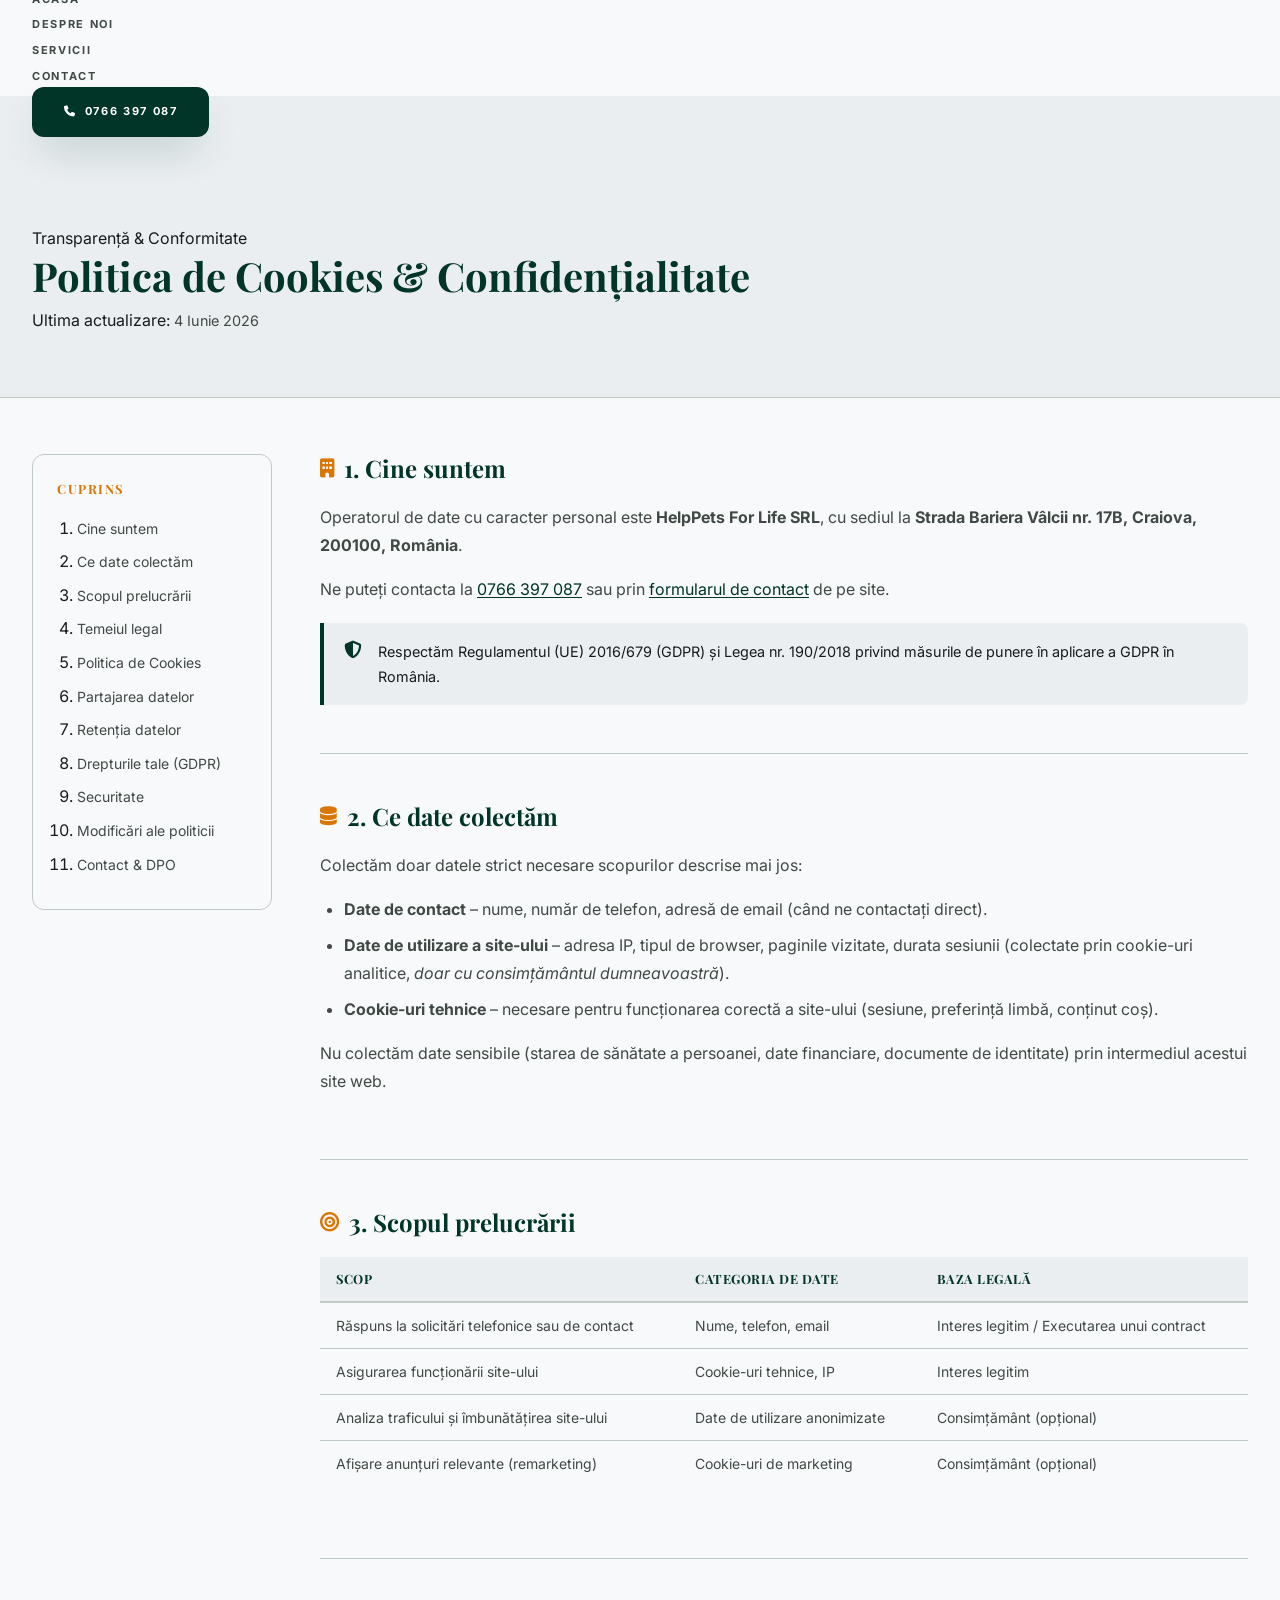
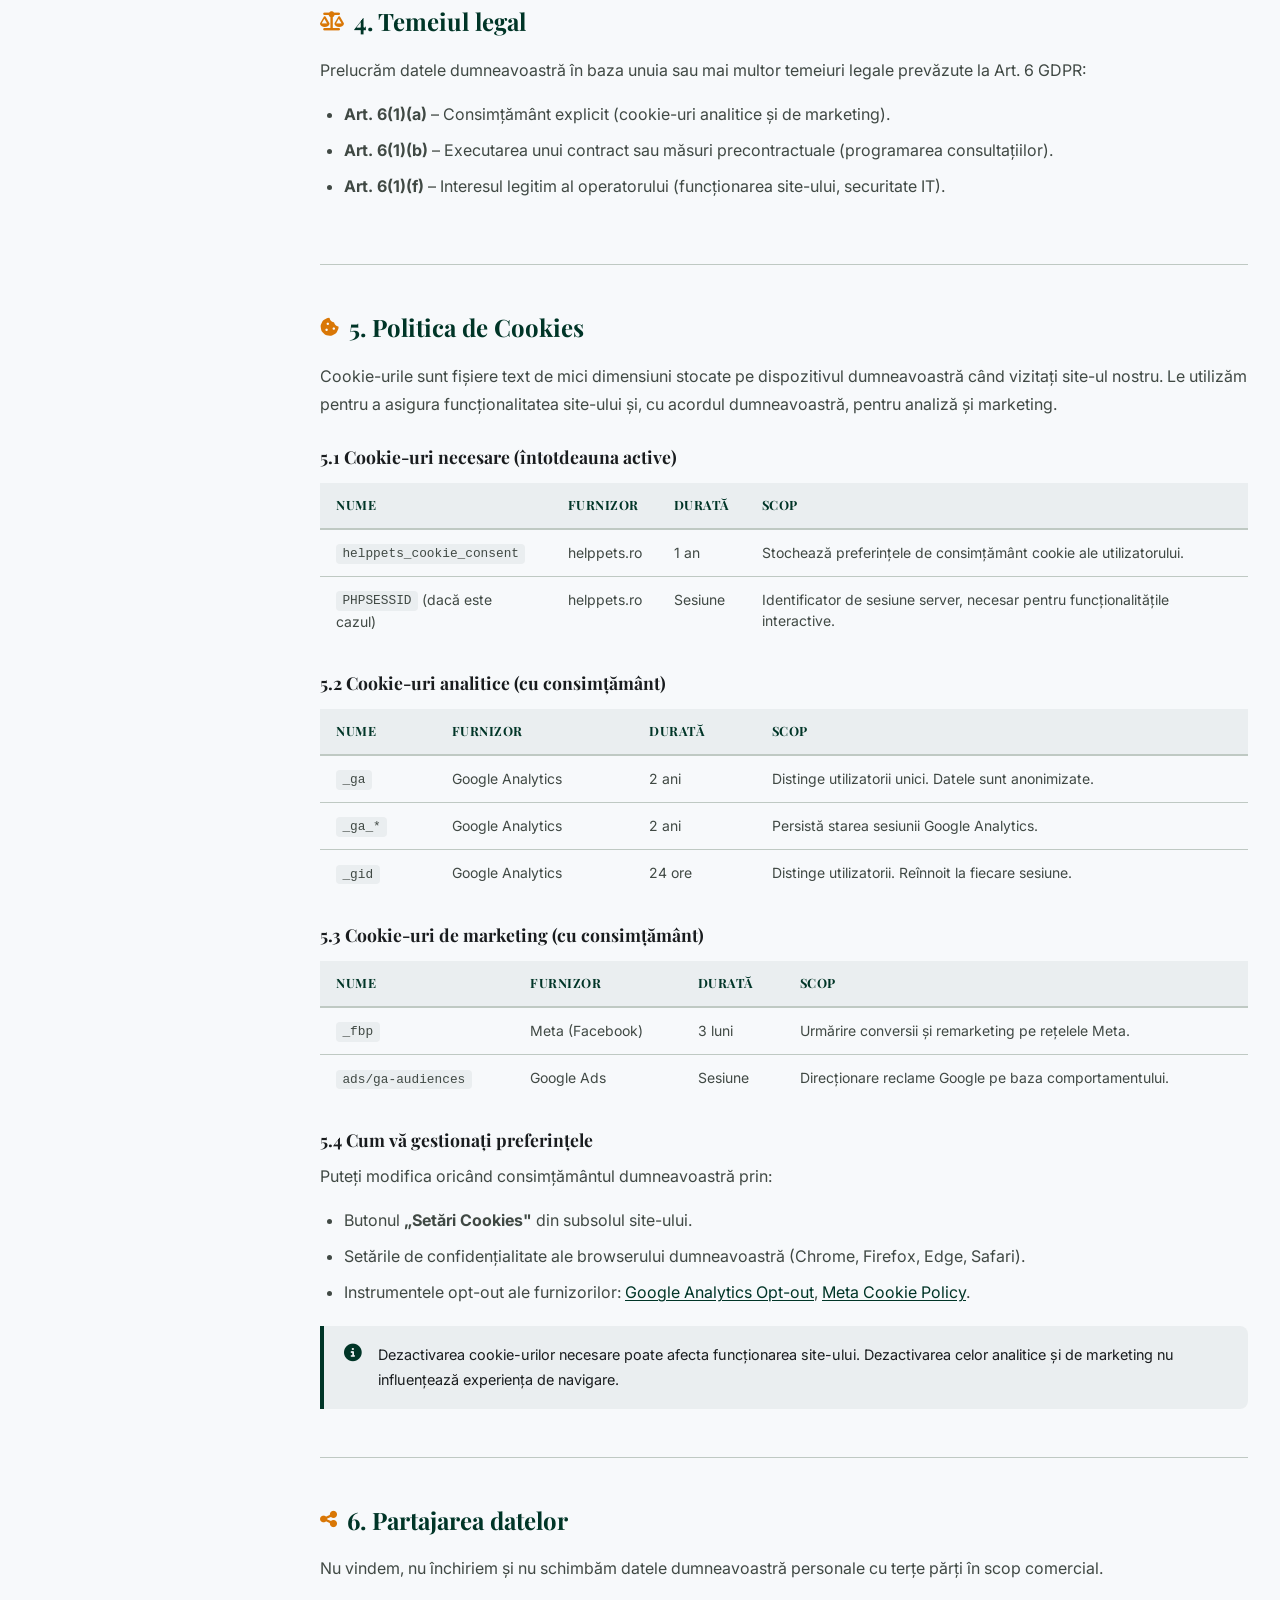
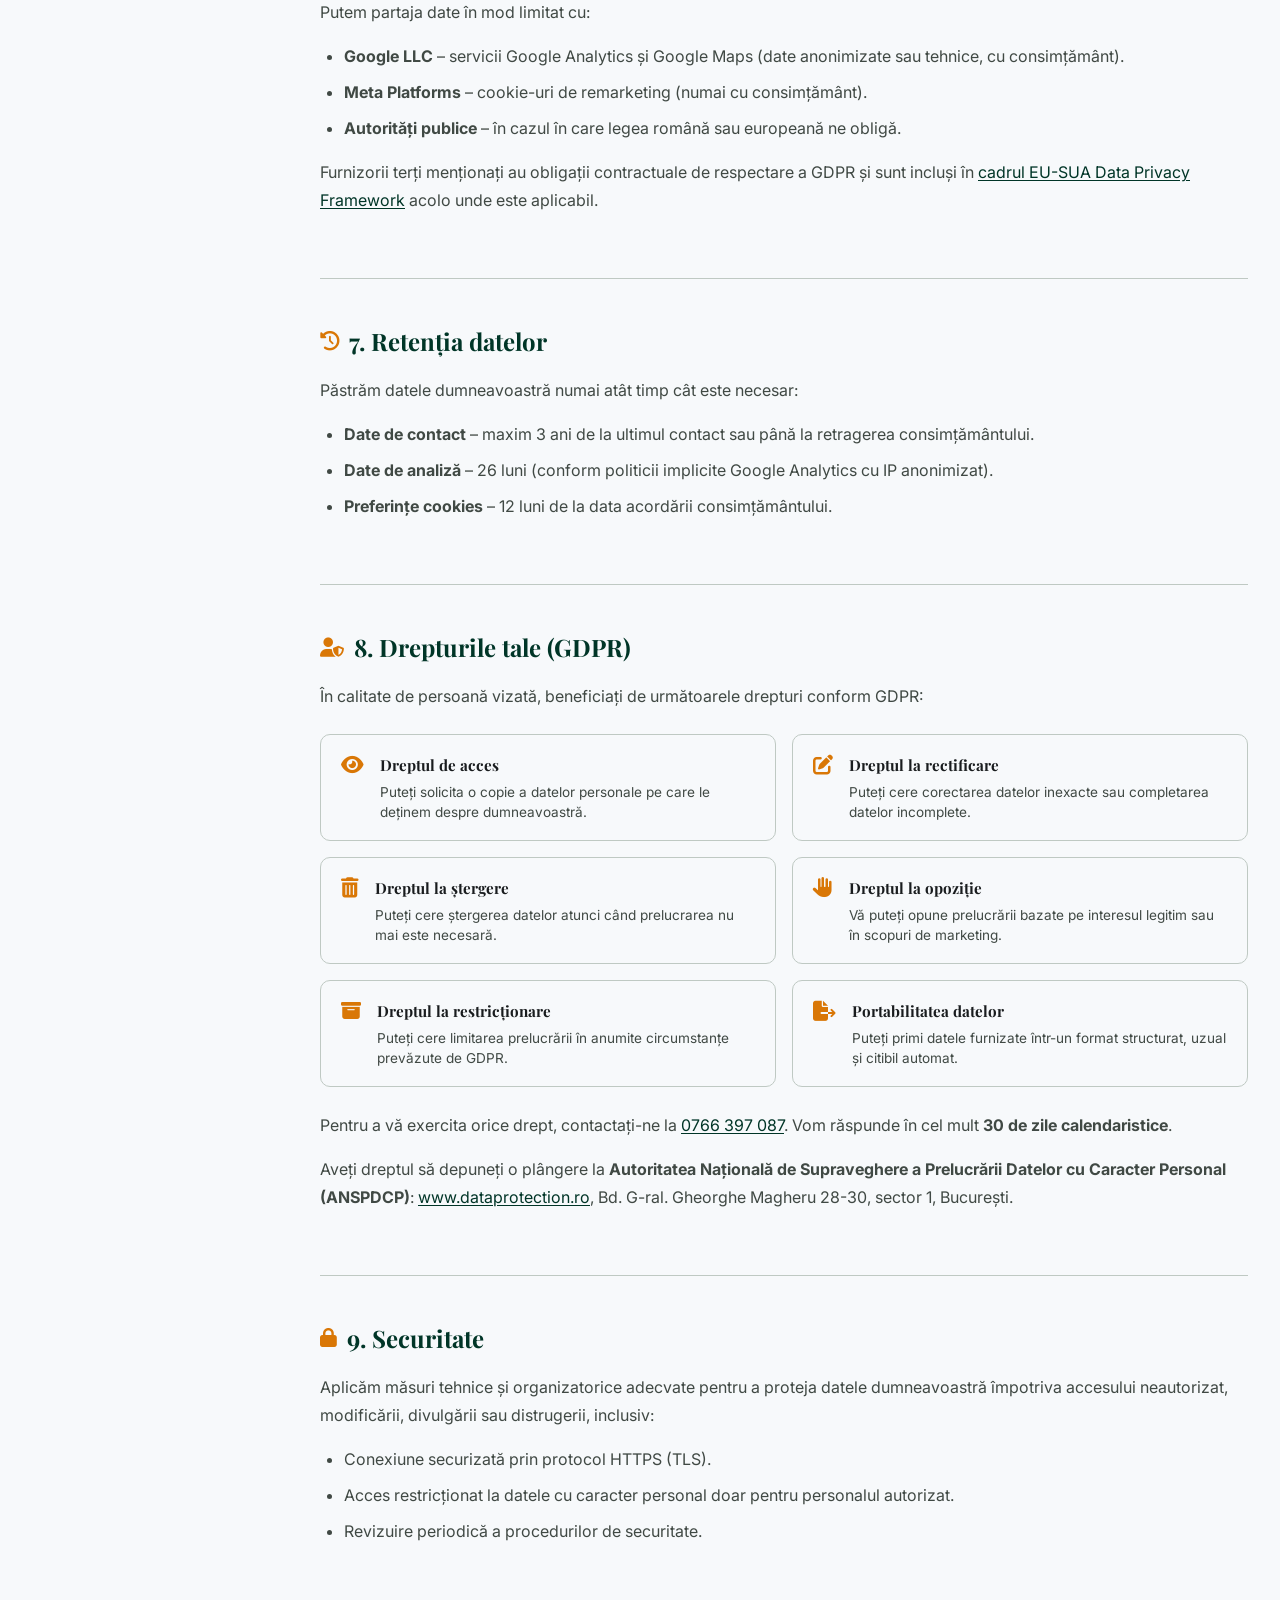
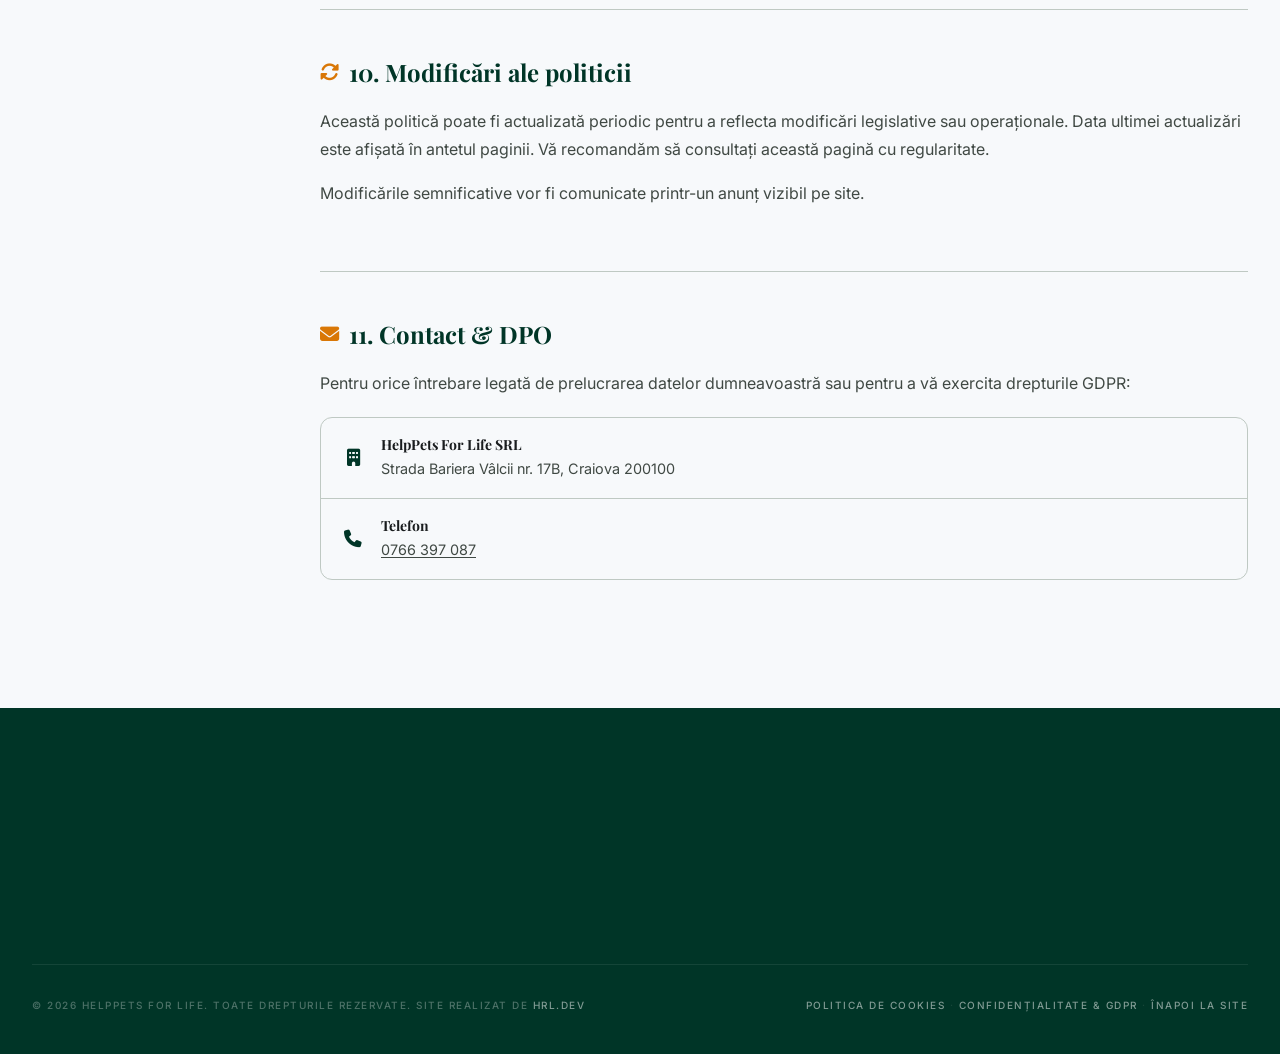
<file: politica-cookies.html>
<!DOCTYPE html>
<html lang="ro">
<head>
    <meta charset="UTF-8">
    <meta name="viewport" content="width=device-width, initial-scale=1.0">
    <meta name="description" content="Politica de Confidențialitate și Cookies – HelpPets For Life, Cabinet Veterinar Craiova Bariera Vâlcii. Informații transparente privind prelucrarea datelor și cookies.">
    <meta name="robots" content="index, follow">
    <title>Politica de Cookies & Confidențialitate | HelpPets For Life Craiova</title>

    <link rel="canonical" href="https://veterinarbariera.ro/politica-cookies.html">
    <link rel="icon" type="image/svg+xml" href="assets/favicon.svg">

    <!-- Open Graph / Facebook -->
    <meta property="og:type" content="website">
    <meta property="og:url" content="https://veterinarbariera.ro/politica-cookies.html">
    <meta property="og:title" content="Politica de Cookies & Confidențialitate | HelpPets For Life Craiova">
    <meta property="og:description" content="Politica de Confidențialitate și Cookies pentru Cabinet Veterinar HelpPets For Life Craiova Bariera Vâlcii.">
    <meta property="og:image" content="https://veterinarbariera.ro/assets/hero.png">
    <meta property="og:locale" content="ro_RO">

    <link rel="stylesheet" href="css/style.css">
    <link rel="stylesheet" href="css/policy.css">
    <link rel="stylesheet" href="https://cdnjs.cloudflare.com/ajax/libs/font-awesome/6.4.0/css/all.min.css">
</head>
<body>

    <!-- Navigation -->
    <nav class="navbar scrolled">
        <div class="container">
            <a href="index.html" class="logo">
                <i class="fa-solid fa-paw"></i>
                Help<span>Pets</span>
            </a>
            <ul class="nav-links">
                <li><a href="index.html#acasa" class="nav-link">Acasă</a></li>
                <li><a href="index.html#despre" class="nav-link">Despre Noi</a></li>
                <li><a href="index.html#servicii" class="nav-link">Servicii</a></li>
                <li><a href="index.html#contact" class="nav-link">Contact</a></li>
                <li><a href="tel:+40766397087" class="btn btn-primary"><i class="fa-solid fa-phone"></i> 0766 397 087</a></li>
            </ul>
        </div>
    </nav>

    <!-- Page Header -->
    <section class="policy-hero">
        <div class="container">
            <span class="subheading">Transparență & Conformitate</span>
            <h1>Politica de Cookies &amp; Confidențialitate</h1>
            <p>Ultima actualizare: <time datetime="2026-06-04">4 Iunie 2026</time></p>
        </div>
    </section>

    <!-- Policy Content -->
    <main class="policy-main">
        <div class="container policy-layout">

            <!-- Sidebar TOC -->
            <aside class="policy-toc" aria-label="Cuprins">
                <nav>
                    <strong>Cuprins</strong>
                    <ol>
                        <li><a href="#cine-suntem">Cine suntem</a></li>
                        <li><a href="#date-colectate">Ce date colectăm</a></li>
                        <li><a href="#scopul-prelucrarii">Scopul prelucrării</a></li>
                        <li><a href="#temei-legal">Temeiul legal</a></li>
                        <li><a href="#cookies">Politica de Cookies</a></li>
                        <li><a href="#partajare">Partajarea datelor</a></li>
                        <li><a href="#retentie">Retenția datelor</a></li>
                        <li><a href="#drepturile-tale" id="confidentialitate">Drepturile tale (GDPR)</a></li>
                        <li><a href="#securitate">Securitate</a></li>
                        <li><a href="#modificari">Modificări ale politicii</a></li>
                        <li><a href="#contact-dpo">Contact & DPO</a></li>
                    </ol>
                </nav>
            </aside>

            <!-- Main Policy Text -->
            <article class="policy-content">

                <section id="cine-suntem" class="policy-section">
                    <h2><i class="fa-solid fa-building"></i> 1. Cine suntem</h2>
                    <p>Operatorul de date cu caracter personal este <strong>HelpPets For Life SRL</strong>, cu sediul la <strong>Strada Bariera Vâlcii nr. 17B, Craiova, 200100, România</strong>.</p>
                    <p>Ne puteți contacta la <a href="tel:+40766397087">0766 397 087</a> sau prin <a href="index.html#contact">formularul de contact</a> de pe site.</p>
                    <div class="policy-note">
                        <i class="fa-solid fa-shield-halved"></i>
                        <p>Respectăm Regulamentul (UE) 2016/679 (GDPR) și Legea nr. 190/2018 privind măsurile de punere în aplicare a GDPR în România.</p>
                    </div>
                </section>

                <section id="date-colectate" class="policy-section">
                    <h2><i class="fa-solid fa-database"></i> 2. Ce date colectăm</h2>
                    <p>Colectăm doar datele strict necesare scopurilor descrise mai jos:</p>
                    <ul>
                        <li><strong>Date de contact</strong> – nume, număr de telefon, adresă de email (când ne contactați direct).</li>
                        <li><strong>Date de utilizare a site-ului</strong> – adresa IP, tipul de browser, paginile vizitate, durata sesiunii (colectate prin cookie-uri analitice, <em>doar cu consimțământul dumneavoastră</em>).</li>
                        <li><strong>Cookie-uri tehnice</strong> – necesare pentru funcționarea corectă a site-ului (sesiune, preferință limbă, conținut coș).</li>
                    </ul>
                    <p>Nu colectăm date sensibile (starea de sănătate a persoanei, date financiare, documente de identitate) prin intermediul acestui site web.</p>
                </section>

                <section id="scopul-prelucrarii" class="policy-section">
                    <h2><i class="fa-solid fa-bullseye"></i> 3. Scopul prelucrării</h2>
                    <table class="policy-table">
                        <thead>
                            <tr>
                                <th>Scop</th>
                                <th>Categoria de date</th>
                                <th>Baza legală</th>
                            </tr>
                        </thead>
                        <tbody>
                            <tr>
                                <td>Răspuns la solicitări telefonice sau de contact</td>
                                <td>Nume, telefon, email</td>
                                <td>Interes legitim / Executarea unui contract</td>
                            </tr>
                            <tr>
                                <td>Asigurarea funcționării site-ului</td>
                                <td>Cookie-uri tehnice, IP</td>
                                <td>Interes legitim</td>
                            </tr>
                            <tr>
                                <td>Analiza traficului și îmbunătățirea site-ului</td>
                                <td>Date de utilizare anonimizate</td>
                                <td>Consimțământ (opțional)</td>
                            </tr>
                            <tr>
                                <td>Afișare anunțuri relevante (remarketing)</td>
                                <td>Cookie-uri de marketing</td>
                                <td>Consimțământ (opțional)</td>
                            </tr>
                        </tbody>
                    </table>
                </section>

                <section id="temei-legal" class="policy-section">
                    <h2><i class="fa-solid fa-scale-balanced"></i> 4. Temeiul legal</h2>
                    <p>Prelucrăm datele dumneavoastră în baza unuia sau mai multor temeiuri legale prevăzute la Art. 6 GDPR:</p>
                    <ul>
                        <li><strong>Art. 6(1)(a)</strong> – Consimțământ explicit (cookie-uri analitice și de marketing).</li>
                        <li><strong>Art. 6(1)(b)</strong> – Executarea unui contract sau măsuri precontractuale (programarea consultațiilor).</li>
                        <li><strong>Art. 6(1)(f)</strong> – Interesul legitim al operatorului (funcționarea site-ului, securitate IT).</li>
                    </ul>
                </section>

                <section id="cookies" class="policy-section">
                    <h2><i class="fa-solid fa-cookie-bite"></i> 5. Politica de Cookies</h2>

                    <p>Cookie-urile sunt fișiere text de mici dimensiuni stocate pe dispozitivul dumneavoastră când vizitați site-ul nostru. Le utilizăm pentru a asigura funcționalitatea site-ului și, cu acordul dumneavoastră, pentru analiză și marketing.</p>

                    <h3>5.1 Cookie-uri necesare (întotdeauna active)</h3>
                    <table class="policy-table">
                        <thead>
                            <tr><th>Nume</th><th>Furnizor</th><th>Durată</th><th>Scop</th></tr>
                        </thead>
                        <tbody>
                            <tr>
                                <td><code>helppets_cookie_consent</code></td>
                                <td>helppets.ro</td>
                                <td>1 an</td>
                                <td>Stochează preferințele de consimțământ cookie ale utilizatorului.</td>
                            </tr>
                            <tr>
                                <td><code>PHPSESSID</code> (dacă este cazul)</td>
                                <td>helppets.ro</td>
                                <td>Sesiune</td>
                                <td>Identificator de sesiune server, necesar pentru funcționalitățile interactive.</td>
                            </tr>
                        </tbody>
                    </table>

                    <h3>5.2 Cookie-uri analitice (cu consimțământ)</h3>
                    <table class="policy-table">
                        <thead>
                            <tr><th>Nume</th><th>Furnizor</th><th>Durată</th><th>Scop</th></tr>
                        </thead>
                        <tbody>
                            <tr>
                                <td><code>_ga</code></td>
                                <td>Google Analytics</td>
                                <td>2 ani</td>
                                <td>Distinge utilizatorii unici. Datele sunt anonimizate.</td>
                            </tr>
                            <tr>
                                <td><code>_ga_*</code></td>
                                <td>Google Analytics</td>
                                <td>2 ani</td>
                                <td>Persistă starea sesiunii Google Analytics.</td>
                            </tr>
                            <tr>
                                <td><code>_gid</code></td>
                                <td>Google Analytics</td>
                                <td>24 ore</td>
                                <td>Distinge utilizatorii. Reînnoit la fiecare sesiune.</td>
                            </tr>
                        </tbody>
                    </table>

                    <h3>5.3 Cookie-uri de marketing (cu consimțământ)</h3>
                    <table class="policy-table">
                        <thead>
                            <tr><th>Nume</th><th>Furnizor</th><th>Durată</th><th>Scop</th></tr>
                        </thead>
                        <tbody>
                            <tr>
                                <td><code>_fbp</code></td>
                                <td>Meta (Facebook)</td>
                                <td>3 luni</td>
                                <td>Urmărire conversii și remarketing pe rețelele Meta.</td>
                            </tr>
                            <tr>
                                <td><code>ads/ga-audiences</code></td>
                                <td>Google Ads</td>
                                <td>Sesiune</td>
                                <td>Direcționare reclame Google pe baza comportamentului.</td>
                            </tr>
                        </tbody>
                    </table>

                    <h3>5.4 Cum vă gestionați preferințele</h3>
                    <p>Puteți modifica oricând consimțământul dumneavoastră prin:</p>
                    <ul>
                        <li>Butonul <strong>„Setări Cookies"</strong> din subsolul site-ului.</li>
                        <li>Setările de confidențialitate ale browserului dumneavoastră (Chrome, Firefox, Edge, Safari).</li>
                        <li>Instrumentele opt-out ale furnizorilor: <a href="https://tools.google.com/dlpage/gaoptout" target="_blank" rel="noopener noreferrer">Google Analytics Opt-out</a>, <a href="https://www.facebook.com/privacy/policies/cookies/" target="_blank" rel="noopener noreferrer">Meta Cookie Policy</a>.</li>
                    </ul>
                    <div class="policy-note">
                        <i class="fa-solid fa-info-circle"></i>
                        <p>Dezactivarea cookie-urilor necesare poate afecta funcționarea site-ului. Dezactivarea celor analitice și de marketing nu influențează experiența de navigare.</p>
                    </div>
                </section>

                <section id="partajare" class="policy-section">
                    <h2><i class="fa-solid fa-share-nodes"></i> 6. Partajarea datelor</h2>
                    <p>Nu vindem, nu închiriem și nu schimbăm datele dumneavoastră personale cu terțe părți în scop comercial.</p>
                    <p>Putem partaja date în mod limitat cu:</p>
                    <ul>
                        <li><strong>Google LLC</strong> – servicii Google Analytics și Google Maps (date anonimizate sau tehnice, cu consimțământ).</li>
                        <li><strong>Meta Platforms</strong> – cookie-uri de remarketing (numai cu consimțământ).</li>
                        <li><strong>Autorități publice</strong> – în cazul în care legea română sau europeană ne obligă.</li>
                    </ul>
                    <p>Furnizorii terți menționați au obligații contractuale de respectare a GDPR și sunt incluși în <a href="https://commission.europa.eu/law/law-topic/data-protection/international-dimension-data-protection/adequacy-decisions_en" target="_blank" rel="noopener noreferrer">cadrul EU-SUA Data Privacy Framework</a> acolo unde este aplicabil.</p>
                </section>

                <section id="retentie" class="policy-section">
                    <h2><i class="fa-solid fa-clock-rotate-left"></i> 7. Retenția datelor</h2>
                    <p>Păstrăm datele dumneavoastră numai atât timp cât este necesar:</p>
                    <ul>
                        <li><strong>Date de contact</strong> – maxim 3 ani de la ultimul contact sau până la retragerea consimțământului.</li>
                        <li><strong>Date de analiză</strong> – 26 luni (conform politicii implicite Google Analytics cu IP anonimizat).</li>
                        <li><strong>Preferințe cookies</strong> – 12 luni de la data acordării consimțământului.</li>
                    </ul>
                </section>

                <section id="drepturile-tale" class="policy-section">
                    <h2><i class="fa-solid fa-user-shield"></i> 8. Drepturile tale (GDPR)</h2>
                    <p>În calitate de persoană vizată, beneficiați de următoarele drepturi conform GDPR:</p>

                    <div class="rights-grid">
                        <div class="right-item">
                            <i class="fa-solid fa-eye"></i>
                            <div>
                                <strong>Dreptul de acces</strong>
                                <p>Puteți solicita o copie a datelor personale pe care le deținem despre dumneavoastră.</p>
                            </div>
                        </div>
                        <div class="right-item">
                            <i class="fa-solid fa-pen-to-square"></i>
                            <div>
                                <strong>Dreptul la rectificare</strong>
                                <p>Puteți cere corectarea datelor inexacte sau completarea datelor incomplete.</p>
                            </div>
                        </div>
                        <div class="right-item">
                            <i class="fa-solid fa-trash-can"></i>
                            <div>
                                <strong>Dreptul la ștergere</strong>
                                <p>Puteți cere ștergerea datelor atunci când prelucrarea nu mai este necesară.</p>
                            </div>
                        </div>
                        <div class="right-item">
                            <i class="fa-solid fa-hand"></i>
                            <div>
                                <strong>Dreptul la opoziție</strong>
                                <p>Vă puteți opune prelucrării bazate pe interesul legitim sau în scopuri de marketing.</p>
                            </div>
                        </div>
                        <div class="right-item">
                            <i class="fa-solid fa-box-archive"></i>
                            <div>
                                <strong>Dreptul la restricționare</strong>
                                <p>Puteți cere limitarea prelucrării în anumite circumstanțe prevăzute de GDPR.</p>
                            </div>
                        </div>
                        <div class="right-item">
                            <i class="fa-solid fa-file-export"></i>
                            <div>
                                <strong>Portabilitatea datelor</strong>
                                <p>Puteți primi datele furnizate într-un format structurat, uzual și citibil automat.</p>
                            </div>
                        </div>
                    </div>

                    <p>Pentru a vă exercita orice drept, contactați-ne la <a href="tel:+40766397087">0766 397 087</a>. Vom răspunde în cel mult <strong>30 de zile calendaristice</strong>.</p>
                    <p>Aveți dreptul să depuneți o plângere la <strong>Autoritatea Națională de Supraveghere a Prelucrării Datelor cu Caracter Personal (ANSPDCP)</strong>: <a href="https://www.dataprotection.ro" target="_blank" rel="noopener noreferrer">www.dataprotection.ro</a>, Bd. G-ral. Gheorghe Magheru 28-30, sector 1, București.</p>
                </section>

                <section id="securitate" class="policy-section">
                    <h2><i class="fa-solid fa-lock"></i> 9. Securitate</h2>
                    <p>Aplicăm măsuri tehnice și organizatorice adecvate pentru a proteja datele dumneavoastră împotriva accesului neautorizat, modificării, divulgării sau distrugerii, inclusiv:</p>
                    <ul>
                        <li>Conexiune securizată prin protocol HTTPS (TLS).</li>
                        <li>Acces restricționat la datele cu caracter personal doar pentru personalul autorizat.</li>
                        <li>Revizuire periodică a procedurilor de securitate.</li>
                    </ul>
                </section>

                <section id="modificari" class="policy-section">
                    <h2><i class="fa-solid fa-rotate"></i> 10. Modificări ale politicii</h2>
                    <p>Această politică poate fi actualizată periodic pentru a reflecta modificări legislative sau operaționale. Data ultimei actualizări este afișată în antetul paginii. Vă recomandăm să consultați această pagină cu regularitate.</p>
                    <p>Modificările semnificative vor fi comunicate printr-un anunț vizibil pe site.</p>
                </section>

                <section id="contact-dpo" class="policy-section">
                    <h2><i class="fa-solid fa-envelope"></i> 11. Contact &amp; DPO</h2>
                    <p>Pentru orice întrebare legată de prelucrarea datelor dumneavoastră sau pentru a vă exercita drepturile GDPR:</p>
                    <div class="contact-policy-card">
                        <div class="contact-policy-item">
                            <i class="fa-solid fa-building"></i>
                            <div>
                                <strong>HelpPets For Life SRL</strong>
                                <span>Strada Bariera Vâlcii nr. 17B, Craiova 200100</span>
                            </div>
                        </div>
                        <div class="contact-policy-item">
                            <i class="fa-solid fa-phone"></i>
                            <div>
                                <strong>Telefon</strong>
                                <a href="tel:+40766397087">0766 397 087</a>
                            </div>
                        </div>
                    </div>
                </section>

            </article>
        </div>
    </main>

    <!-- Footer -->
    <footer class="footer">
        <div class="container">
            <div class="footer-bottom">
                <p>&copy; 2026 HelpPets For Life. Toate drepturile rezervate. Site realizat de <a href="https://hrl.dev" target="_blank" rel="noopener noreferrer">hrl.dev</a></p>
                <div class="footer-legal">
                    <a href="politica-cookies.html">Politica de Cookies</a>
                    <span class="footer-sep">·</span>
                    <a href="politica-cookies.html#confidentialitate">Confidențialitate & GDPR</a>
                    <span class="footer-sep">·</span>
                    <a href="index.html">Înapoi la site</a>
                </div>
            </div>
        </div>
    </footer>

    <script src="js/script.js"></script>
</body>
</html>
</file>
<file: css/style.css>
@import url('https://fonts.googleapis.com/css2?family=Playfair+Display:ital,wght@0,400;0,600;0,700;1,400&family=Inter:wght@300;400;500;600;700&display=swap');

:root {
  /* Brand Colors from DESIGN.md */
  --color-primary: #003527;              /* Deep Emerald Green */
  --color-primary-container: #064e3b;
  --color-on-primary: #ffffff;
  --color-primary-fixed: #b0f0d6;
  --color-primary-fixed-dim: #95d3ba;
  --color-on-primary-fixed: #002117;
  --color-on-primary-fixed-variant: #0b513d;
  
  --color-secondary: #515f74;
  --color-on-secondary: #ffffff;
  --color-secondary-container: #d5e3fc;
  --color-on-secondary-container: #57657a;
  
  --color-tertiary: #4a2400;             /* Metallic Soft Gold Anchor */
  --color-on-tertiary: #ffffff;
  --color-tertiary-container: #6a3700;   /* Deep Gold/Amber */
  --color-on-tertiary-container: #ff9939;
  --color-tertiary-fixed: #ffdcc3;       /* Soft Gold accents */
  --color-tertiary-fixed-dim: #ffb77d;
  --color-on-tertiary-fixed: #2f1500;
  
  --color-error: #ba1a1a;
  --color-on-error: #ffffff;
  --color-error-container: #ffdad6;
  --color-on-error-container: #93000a;
  
  /* Surface colors */
  --color-background: #f7f9fb;
  --color-surface: #f7f9fb;
  --color-surface-dim: #d8dadc;
  --color-surface-bright: #f7f9fb;
  --color-surface-container-lowest: #ffffff;
  --color-surface-container-low: #f2f4f6;
  --color-surface-container: #eceef0;
  --color-surface-container-high: #e6e8ea;
  --color-surface-container-highest: #e0e3e5;
  
  --color-on-surface: #191c1e;
  --color-on-surface-variant: #404944;  /* Slate Grey for body text */
  --color-outline: #707974;
  --color-outline-variant: #bfc9c3;
  --color-surface-tint: #2b6954;
  --color-inverse-surface: #2d3133;
  --color-inverse-on-surface: #eff1f3;

  /* Legacy layout compatibility mapping */
  --color-primary-light: rgba(0, 53, 39, 0.05);
  --color-accent: #d97706;               /* Soft Gold Accent */
  --color-accent-hover: #b45309;
  --color-text: #191c1e;
  --color-text-light: #404944;
  --color-border: #bfc9c3;

  /* Typography styles */
  --font-heading: 'Playfair Display', serif;
  --font-body: 'Inter', sans-serif;
  
  /* Layout Spacing */
  --space-base: 8px;
  --space-section-gap: 120px;
  --space-container-max: 1280px;
  --space-gutter: 32px;
  --space-margin-mobile: 20px;
  
  /* Border Radius */
  --rounded-sm: 0.25rem;
  --rounded-default: 0.5rem;
  --rounded-md: 0.75rem;
  --rounded-lg: 1.0rem;
  --rounded-xl: 1.5rem;
  --rounded-2xl: 2.0rem;
  --rounded-3xl: 2.5rem;
  --rounded-full: 9999px;
  
  /* Transitions */
  --transition-fast: 0.2s cubic-bezier(0.4, 0, 0.2, 1);
  --transition-normal: 0.4s cubic-bezier(0.4, 0, 0.2, 1);
  --transition-slow: 0.8s cubic-bezier(0.2, 0.8, 0.2, 1);
}

/* Global Reset & Base Styles */
* {
  margin: 0;
  padding: 0;
  box-sizing: border-box;
}

html {
  scroll-behavior: smooth;
  font-size: 16px;
}

body {
  font-family: var(--font-body);
  background-color: var(--color-background);
  color: var(--color-on-surface);
  line-height: 1.6;
  overflow-x: hidden;
  -webkit-font-smoothing: antialiased;
}

h1, h2, h3, h4, h5, h6 {
  font-family: var(--font-heading);
  color: var(--color-primary);
  line-height: 1.2;
}

a {
  text-decoration: none;
  color: inherit;
  transition: var(--transition-fast);
}

ul {
  list-style: none;
}

img {
  max-width: 100%;
  height: auto;
  display: block;
}

/* Selection Highlight */
::selection {
  background-color: var(--color-primary-fixed);
  color: var(--color-on-primary-fixed);
}

/* Scrollbar styling */
::-webkit-scrollbar {
  width: 10px;
}
::-webkit-scrollbar-track {
  background: var(--color-background);
}
::-webkit-scrollbar-thumb {
  background: var(--color-outline-variant);
  border-radius: var(--rounded-full);
  border: 2px solid var(--color-background);
}
::-webkit-scrollbar-thumb:hover {
  background: var(--color-outline);
}

/* Layout Containers & Utilities */
.container {
  width: 100%;
  max-width: var(--space-container-max);
  margin: 0 auto;
  padding: 0 var(--space-gutter);
}

@media (max-width: 768px) {
  .container {
    padding: 0 var(--space-margin-mobile);
  }
}

.section-gap {
  padding: var(--space-section-gap) 0;
}

@media (max-width: 768px) {
  .section-gap {
    padding: 64px 0;
  }
}

.reveal {
  opacity: 0;
  transform: translateY(40px);
  transition: opacity 1s cubic-bezier(0.2, 0.8, 0.2, 1), transform 1s cubic-bezier(0.2, 0.8, 0.2, 1);
}

.reveal.active {
  opacity: 1;
  transform: translateY(0);
}

/* Material Icons Settings */
.material-symbols-outlined {
  font-variation-settings: 'FILL' 0, 'wght' 300, 'GRAD' 0, 'opsz' 24;
  display: inline-block;
  vertical-align: middle;
  transition: var(--transition-fast);
}

/* Luxury Glassmorphism Effect */
.glass-effect {
  background: rgba(255, 255, 255, 0.8);
  backdrop-filter: blur(20px);
  -webkit-backdrop-filter: blur(20px);
  border: 1px solid rgba(255, 255, 255, 0.5);
  box-shadow: 0 10px 30px rgba(0, 53, 39, 0.04);
}

/* Buttons System */
.btn {
  display: inline-flex;
  align-items: center;
  justify-content: center;
  padding: 1rem 2rem;
  border-radius: var(--rounded-md);
  font-family: var(--font-body);
  font-weight: 700;
  font-size: 11px;
  text-transform: uppercase;
  letter-spacing: 0.15em;
  transition: var(--transition-normal);
  cursor: pointer;
  border: none;
  gap: 0.5rem;
}

.btn-primary {
  background-color: var(--color-primary);
  color: var(--color-on-primary);
  box-shadow: 0 20px 40px -10px rgba(0, 53, 39, 0.2);
}

.btn-primary:hover {
  transform: translateY(-2px);
  box-shadow: 0 20px 40px -5px rgba(0, 53, 39, 0.35);
  background-color: var(--color-primary-container);
}

.btn-primary:active {
  transform: translateY(0);
}

.btn-outline {
  background: rgba(255, 255, 255, 0.7);
  color: var(--color-primary);
  border: 1px solid rgba(0, 53, 39, 0.15);
  backdrop-filter: blur(10px);
  -webkit-backdrop-filter: blur(10px);
}

.btn-outline:hover {
  background: var(--color-primary-fixed);
  border-color: var(--color-primary-fixed-dim);
  color: var(--color-on-primary-fixed);
  transform: translateY(-2px);
}

.btn-pill {
  border-radius: var(--rounded-full);
}

.button-hover-effect {
  position: relative;
  overflow: hidden;
}

.button-hover-effect::before {
  content: '';
  position: absolute;
  top: 50%;
  left: 50%;
  width: 0;
  height: 0;
  background: rgba(255, 255, 255, 0.15);
  border-radius: 50%;
  transform: translate(-50%, -50%);
  transition: width 0.6s ease, height 0.6s ease;
}

.button-hover-effect:hover::before {
  width: 300%;
  height: 300%;
}

/* Header & Navigation */
header {
  position: fixed;
  top: 0;
  width: 100%;
  z-index: 1000;
  transition: var(--transition-normal);
}

.navbar {
  display: flex;
  align-items: center;
  justify-content: space-between;
  height: 96px; /* h-24 */
  transition: var(--transition-normal);
}

header.scrolled {
  box-shadow: 0 15px 30px rgba(0, 53, 39, 0.06);
  border-bottom-color: rgba(0, 53, 39, 0.08);
}

header.scrolled .navbar {
  height: 80px; /* h-20 */
}

.nav-brand {
  display: flex;
  align-items: center;
  gap: 1rem;
  cursor: pointer;
}

.nav-brand .paw-container {
  position: relative;
  width: 48px;
  height: 48px;
  display: flex;
  align-items: center;
  justify-content: center;
}

.nav-brand .paw-bg {
  position: absolute;
  inset: 0;
  background: var(--color-primary-fixed);
  border-radius: var(--rounded-full);
  transform: scale(0);
  transition: var(--transition-normal);
}

.nav-brand:hover .paw-bg {
  transform: scale(1);
}

.nav-brand .paw-icon {
  color: var(--color-primary);
  font-size: 32px;
  position: relative;
  z-index: 2;
}

.brand-text {
  font-family: var(--font-heading);
  font-size: 24px;
  font-weight: 700;
  color: var(--color-primary);
  letter-spacing: -0.02em;
}

.brand-text span {
  font-weight: 300;
  font-style: italic;
  color: var(--color-surface-tint);
}

.nav-menu {
  display: flex;
  align-items: center;
  gap: 48px; /* space-x-12 */
}

.nav-link {
  font-family: var(--font-body);
  font-size: 11px;
  font-weight: 700;
  letter-spacing: 0.15em;
  text-transform: uppercase;
  color: var(--color-on-surface-variant);
  position: relative;
  padding: 0.5rem 0;
}

.nav-link.active {
  color: var(--color-primary);
}

.nav-link::after {
  content: '';
  position: absolute;
  bottom: 0;
  left: 0;
  width: 0;
  height: 1.5px;
  background-color: currentColor;
  transition: width 0.3s ease;
}

.nav-link:hover {
  color: var(--color-primary);
}

.nav-link:hover::after {
  width: 100%;
}

.mobile-menu-btn {
  display: none;
  background: none;
  border: none;
  cursor: pointer;
  padding: 0.5rem;
  color: var(--color-primary);
}

/* Hero Section */
.hero-section {
  position: relative;
  min-height: 100vh;
  display: flex;
  align-items: center;
  padding-top: 96px;
  overflow: hidden;
  background-color: var(--color-background);
}

.hero-bg-gradient {
  position: absolute;
  inset: 0;
  background: linear-gradient(180deg, #ffffff 0%, rgba(247, 249, 251, 0) 50%, var(--color-background) 100%);
  z-index: 1;
}

.hero-grid {
  position: relative;
  z-index: 2;
  display: grid;
  grid-template-columns: repeat(12, 1fr);
  gap: var(--space-gutter);
  align-items: center;
  padding: 80px 0;
}

.hero-text-col {
  grid-column: span 7;
}

.hero-badge {
  display: inline-flex;
  align-items: center;
  gap: 0.75rem;
  padding: 0.5rem 1.25rem;
  border-radius: var(--rounded-full);
  background-color: rgba(176, 240, 214, 0.3);
  border: 1px solid rgba(176, 240, 214, 0.5);
  margin-bottom: 2rem;
}

.hero-badge .ping-dot {
  position: relative;
  display: flex;
  height: 8px;
  width: 8px;
}

.hero-badge .ping-dot .pulse {
  position: absolute;
  width: 100%;
  height: 100%;
  background: var(--color-surface-tint);
  border-radius: var(--rounded-full);
  opacity: 0.75;
  animation: ping 1.5s cubic-bezier(0, 0, 0.2, 1) infinite;
}

.hero-badge .ping-dot .dot {
  position: relative;
  width: 8px;
  height: 8px;
  background: var(--color-surface-tint);
  border-radius: var(--rounded-full);
}

@keyframes ping {
  75%, 100% {
    transform: scale(2.5);
    opacity: 0;
  }
}

.hero-badge span {
  font-family: var(--font-body);
  font-size: 10px;
  font-weight: 700;
  letter-spacing: 0.15em;
  text-transform: uppercase;
  color: var(--color-primary-container);
}

.hero-title {
  font-family: var(--font-heading);
  font-size: 72px; /* display-lg */
  font-weight: 700;
  color: var(--color-primary);
  line-height: 1.05;
  letter-spacing: -0.03em;
  margin-bottom: 2.5rem;
}

.hero-title span {
  color: var(--color-surface-tint);
  font-style: italic;
  font-weight: 400;
}

.hero-desc {
  font-family: var(--font-body);
  font-size: 20px; /* body-lg */
  font-weight: 300;
  color: var(--color-on-surface-variant);
  line-height: 1.8;
  margin-bottom: 3rem;
  max-width: 640px;
}

.hero-buttons {
  display: flex;
  flex-wrap: wrap;
  gap: 1.5rem;
}

.hero-image-col {
  grid-column: span 5;
  position: relative;
}

.hero-image-wrapper {
  position: relative;
  padding: 2.5rem; /* p-10 */
  border-radius: 60px;
  overflow: hidden;
  box-shadow: 0 50px 100px -20px rgba(0, 0, 0, 0.08);
  transition: var(--transition-normal);
}

.hero-image-inner {
  position: relative;
  border-radius: 40px;
  overflow: hidden;
}

.hero-image-inner img {
  width: 100%;
  height: 600px;
  object-fit: cover;
  transition: transform 1s cubic-bezier(0.2, 0.8, 0.2, 1);
}

.hero-image-wrapper:hover img {
  transform: scale(1.05);
}

.hero-image-overlay {
  position: absolute;
  inset: 0;
  background: linear-gradient(180deg, rgba(0, 53, 39, 0) 60%, rgba(0, 53, 39, 0.3) 100%);
  pointer-events: none;
}

/* Background blur blobs */
.blur-blob-1 {
  position: absolute;
  bottom: -40px;
  right: -40px;
  width: 256px;
  height: 256px;
  background: rgba(176, 240, 214, 0.4);
  border-radius: var(--rounded-full);
  filter: blur(100px);
  z-index: -1;
  animation: pulse-slow 8s infinite alternate;
}

.blur-blob-2 {
  position: absolute;
  top: -80px;
  left: -80px;
  width: 320px;
  height: 320px;
  background: rgba(255, 220, 195, 0.3);
  border-radius: var(--rounded-full);
  filter: blur(120px);
  z-index: -1;
}

@keyframes pulse-slow {
  0% { transform: scale(1); opacity: 0.6; }
  100% { transform: scale(1.2); opacity: 0.9; }
}

/* Floating Banner Section */
.banner-offset {
  position: relative;
  z-index: 30;
  margin-top: -64px; /* -mt-16 */
  padding-bottom: 64px; /* pb-16 */
}

.banner-box {
  display: grid;
  grid-template-columns: repeat(3, 1fr);
  gap: 2rem;
  padding: 3rem;
  border-radius: 40px;
  box-shadow: 0 30px 60px -15px rgba(0, 53, 39, 0.08);
}

.banner-item {
  display: flex;
  flex-direction: column;
  align-items: center;
  text-align: center;
  gap: 1rem;
}

.banner-icon-box {
  width: 80px;
  height: 80px;
  background: rgba(0, 53, 39, 0.04);
  border-radius: 24px;
  display: flex;
  align-items: center;
  justify-content: center;
  margin-bottom: 0.5rem;
}

.banner-icon-box .material-symbols-outlined {
  color: var(--color-primary);
  font-size: 44px;
}

.banner-item h4 {
  font-family: var(--font-heading);
  color: var(--color-primary);
  font-size: 20px;
  font-weight: 600;
  text-transform: uppercase;
  letter-spacing: -0.02em;
}

.banner-item p {
  font-family: var(--font-body);
  font-size: 15px;
  color: var(--color-on-surface-variant);
  max-width: 240px;
  line-height: 1.6;
}

.banner-item-center {
  border-left: 1px solid rgba(191, 201, 195, 0.3);
  border-right: 1px solid rgba(191, 201, 195, 0.3);
  padding: 0 2rem;
}

/* Bento About Section */
.despre-section {
  background-color: var(--color-surface-container-lowest);
  overflow: hidden;
}

.bento-grid-container {
  display: grid;
  grid-template-columns: repeat(12, 1fr);
  gap: var(--space-gutter);
}

.despre-text-col {
  grid-column: span 6;
  display: flex;
  flex-direction: column;
  justify-content: center;
  padding-right: 2rem;
}

.despre-badge {
  font-family: var(--font-body);
  font-size: 11px;
  font-weight: 700;
  letter-spacing: 0.3em;
  text-transform: uppercase;
  color: var(--color-surface-tint);
  margin-bottom: 1.5rem;
}

.despre-title {
  font-family: var(--font-heading);
  font-size: 64px;
  font-weight: 700;
  color: var(--color-primary);
  line-height: 1.1;
  margin-bottom: 2.5rem;
  letter-spacing: -0.02em;
}

.despre-title span {
  font-style: italic;
  font-weight: 400;
}

.despre-desc {
  font-family: var(--font-body);
  font-size: 18px; /* body-lg */
  color: var(--color-on-surface-variant);
  line-height: 1.8;
  margin-bottom: 2.5rem;
}

.features-grid {
  display: grid;
  grid-template-columns: repeat(2, 1fr);
  gap: 1.5rem;
}

.feature-pill {
  display: flex;
  align-items: center;
  gap: 1rem;
  padding: 1rem 0;
  border-bottom: 1px solid rgba(191, 201, 195, 0.3);
  font-family: var(--font-body);
  font-weight: 600;
  font-size: 15px;
  color: var(--color-primary);
  transition: var(--transition-fast);
}

.feature-pill .material-symbols-outlined {
  color: var(--color-surface-tint);
  font-size: 24px;
}

.feature-pill:hover .material-symbols-outlined {
  transform: scale(1.2);
}

/* Bento Image Side */
.despre-bento-col {
  grid-column: span 6;
  display: grid;
  grid-template-columns: repeat(2, 1fr);
  grid-template-rows: auto auto;
  gap: 1.5rem;
  min-height: 600px;
}

.bento-item {
  border-radius: 40px;
  transition: var(--transition-normal);
  box-shadow: 0 15px 35px rgba(0, 53, 39, 0.03);
}

.bento-item-large {
  grid-column: span 2;
  position: relative;
  overflow: hidden;
}

.bento-item-large img {
  width: 100%;
  height: 320px;
  object-fit: cover;
  transition: transform 1s cubic-bezier(0.2, 0.8, 0.2, 1);
}

.bento-item-large:hover img {
  transform: scale(1.05);
}

.bento-overlay {
  position: absolute;
  inset: 0;
  background: linear-gradient(180deg, rgba(0, 53, 39, 0) 50%, rgba(0, 53, 39, 0.4) 100%);
  opacity: 0;
  transition: opacity 0.5s ease;
}

.bento-item-large:hover .bento-overlay {
  opacity: 1;
}

.bento-stat-green {
  background-color: var(--color-primary-container);
  color: var(--color-on-primary);
  padding: 2.5rem;
  display: flex;
  flex-direction: column;
  justify-content: space-between;
}

.bento-stat-gold {
  background-color: var(--color-tertiary-container);
  color: var(--color-on-tertiary);
  padding: 2.5rem;
  display: flex;
  flex-direction: column;
  justify-content: space-between;
}

.bento-item:hover {
  transform: translateY(-5px);
  filter: brightness(1.02);
}

.bento-num {
  font-family: var(--font-heading);
  font-size: 56px;
  font-weight: 700;
  line-height: 1;
}

.bento-label {
  font-family: var(--font-body);
  font-size: 10px;
  font-weight: 700;
  letter-spacing: 0.15em;
  text-transform: uppercase;
  opacity: 0.8;
}

.bento-stat-gold .bento-num {
  color: var(--color-tertiary-fixed);
}

.bento-stat-gold .bento-label {
  color: var(--color-tertiary-fixed);
}

/* Services Section */
.services-section {
  background-color: var(--color-background);
}

.services-header {
  display: flex;
  justify-content: space-between;
  align-items: flex-end;
  margin-bottom: 80px;
}

.services-title-area {
  max-width: 640px;
}

.services-badge {
  font-family: var(--font-body);
  font-size: 11px;
  font-weight: 700;
  letter-spacing: 0.3em;
  text-transform: uppercase;
  color: var(--color-surface-tint);
  margin-bottom: 1.5rem;
}

.services-title {
  font-family: var(--font-heading);
  font-size: 56px;
  font-weight: 700;
  color: var(--color-primary);
  line-height: 1.1;
  letter-spacing: -0.02em;
}

.services-title span {
  font-style: italic;
  font-weight: 400;
}

.all-services-link {
  display: inline-flex;
  align-items: center;
  gap: 1rem;
  font-family: var(--font-body);
  font-weight: 700;
  color: var(--color-primary);
  font-size: 13px;
  letter-spacing: 0.05em;
}

.arrow-circle {
  width: 48px;
  height: 48px;
  border-radius: var(--rounded-full);
  border: 1px solid var(--color-primary);
  display: flex;
  align-items: center;
  justify-content: center;
  transition: var(--transition-normal);
}

.all-services-link:hover .arrow-circle {
  background-color: var(--color-primary);
  color: var(--color-on-primary);
}

.services-grid {
  display: grid;
  grid-template-columns: repeat(4, 1fr);
  gap: 2rem;
}

/* Glass Cards & Animations */
.fancy-card {
  position: relative;
  background: #ffffff;
  border-radius: 48px;
  border: 1px solid rgba(191, 201, 195, 0.35);
  transition: var(--transition-normal);
  overflow: hidden;
  z-index: 1;
}

.fancy-card:hover {
  transform: translateY(-8px) rotateX(2deg) rotateY(2deg);
  box-shadow: 0 30px 60px -12px rgba(0, 53, 39, 0.12);
}

/* Gradient outline effect on hover */
.fancy-card::after {
  content: '';
  position: absolute;
  inset: -1px;
  background: linear-gradient(135deg, rgba(149, 211, 186, 0.4), rgba(255, 183, 125, 0.3));
  z-index: -1;
  border-radius: inherit;
  opacity: 0;
  transition: opacity 0.5s ease;
}

.fancy-card:hover::after {
  opacity: 1;
}

/* Large Service Card (Spans 2 columns / 2 rows) */
.fancy-card-large {
  grid-column: span 2;
  grid-row: span 2;
  padding: 3rem;
  display: flex;
  flex-direction: column;
  justify-content: space-between;
}

.fancy-card-standard {
  padding: 2.5rem;
  display: flex;
  flex-direction: column;
}

.card-icon-box {
  width: 80px;
  height: 80px;
  background: rgba(0, 53, 39, 0.04);
  border-radius: 24px;
  display: flex;
  align-items: center;
  justify-content: center;
  margin-bottom: 2.5rem;
  transition: var(--transition-normal);
}

.fancy-card-standard .card-icon-box {
  width: 64px;
  height: 64px;
  border-radius: 16px;
  margin-bottom: 2rem;
}

.fancy-card-standard:hover .card-icon-box {
  transform: rotate(12deg);
}

.fancy-card-large:hover .card-icon-box {
  transform: scale(1.1);
}

.card-icon-box .material-symbols-outlined {
  color: var(--color-primary);
  font-size: 44px;
}

.fancy-card-standard .card-icon-box .material-symbols-outlined {
  font-size: 32px;
}

.fancy-card h3 {
  font-family: var(--font-heading);
  color: var(--color-primary);
  margin-bottom: 1.5rem;
}

.fancy-card-large h3 {
  font-size: 36px;
}

.fancy-card-standard h3 {
  font-size: 24px;
  font-weight: 600;
  margin-bottom: 1rem;
}

.fancy-card p {
  font-family: var(--font-body);
  color: var(--color-on-surface-variant);
  line-height: 1.7;
}

.fancy-card-large p {
  font-size: 18px;
  font-weight: 300;
}

.fancy-card-standard p {
  font-size: 15px;
}

.card-tags {
  margin-top: 3rem;
  display: flex;
  flex-wrap: wrap;
  gap: 1rem;
}

.tag-pill {
  padding: 0.5rem 1.25rem;
  background: var(--color-surface-container);
  color: var(--color-primary);
  font-family: var(--font-body);
  font-weight: 700;
  font-size: 10px;
  text-transform: uppercase;
  letter-spacing: 0.05em;
  border-radius: var(--rounded-full);
}

/* Location & Availability */
.contact-section {
  background-color: var(--color-surface-container-high);
}

.contact-grid-container {
  display: grid;
  grid-template-columns: repeat(12, 1fr);
  gap: 64px; /* gap-16 */
  align-items: center;
}

.contact-info-col {
  grid-column: span 5;
}

.contact-badge {
  font-family: var(--font-body);
  font-size: 11px;
  font-weight: 700;
  letter-spacing: 0.3em;
  text-transform: uppercase;
  color: var(--color-surface-tint);
  margin-bottom: 1.5rem;
}

.contact-title {
  font-family: var(--font-heading);
  font-size: 56px;
  font-weight: 700;
  color: var(--color-primary);
  line-height: 1.15;
  margin-bottom: 3rem;
}

.contact-title span {
  font-style: italic;
  font-weight: 400;
}

.contact-details-list {
  display: flex;
  flex-direction: column;
  gap: 3rem;
}

.contact-detail-block {
  display: flex;
  align-items: flex-start;
  gap: 2rem;
}

.contact-detail-icon {
  width: 56px;
  height: 56px;
  background: #ffffff;
  border-radius: 16px;
  box-shadow: 0 10px 25px rgba(0, 53, 39, 0.05);
  display: flex;
  align-items: center;
  justify-content: center;
  flex-shrink: 0;
  transition: var(--transition-normal);
}

.contact-detail-block:hover .contact-detail-icon {
  background-color: var(--color-primary);
  color: #ffffff;
}

.contact-detail-icon .material-symbols-outlined {
  font-size: 24px;
}

.contact-detail-content h4 {
  font-family: var(--font-heading);
  color: var(--color-primary);
  font-size: 20px;
  font-weight: 600;
  margin-bottom: 0.5rem;
}

.contact-detail-content p, 
.contact-detail-content a {
  font-family: var(--font-body);
  color: var(--color-on-surface-variant);
  font-size: 16px;
  line-height: 1.6;
}

.contact-detail-content a:hover {
  color: var(--color-primary);
  text-decoration: underline;
}

.hours-schedule {
  width: 100%;
  max-width: 384px;
  margin-top: 1rem;
}

.schedule-row {
  display: flex;
  justify-content: space-between;
  align-items: center;
  padding: 0.5rem 0;
  font-family: var(--font-body);
  color: var(--color-on-surface-variant);
}

.schedule-row span:last-child {
  font-weight: 700;
  color: var(--color-primary);
}

.schedule-alert {
  display: flex;
  align-items: center;
  gap: 0.5rem;
  color: var(--color-error);
  font-family: var(--font-body);
  font-size: 14px;
  font-style: italic;
  padding-top: 1rem;
}

.schedule-alert .material-symbols-outlined {
  font-size: 18px;
}

/* Map Col */
.contact-map-col {
  grid-column: span 7;
  position: relative;
  height: 650px;
}

.map-offset-bg {
  position: absolute;
  inset: 0;
  background: rgba(0, 53, 39, 0.05);
  border-radius: 60px;
  transform: translate(16px, 16px);
  z-index: 1;
}

.map-wrapper {
  position: relative;
  z-index: 2;
  width: 100%;
  height: 100%;
  border-radius: 60px;
  overflow: hidden;
  border: 12px solid #ffffff;
  box-shadow: 0 50px 100px -20px rgba(0, 0, 0, 0.08);
}

.map-wrapper img,
.map-wrapper iframe {
  width: 100%;
  height: 100%;
  object-fit: cover;
  border: none;
  transition: transform 2s cubic-bezier(0.2, 0.8, 0.2, 1);
}

.map-wrapper:hover img {
  transform: scale(1.05);
}

/* Testimonials Section */
.testimonials-section {
  background-color: var(--color-surface-container-low);
  overflow: hidden;
}

.testimonials-title-area {
  text-align: center;
  margin-bottom: 80px;
}

.testimonials-badge {
  font-family: var(--font-body);
  font-size: 11px;
  font-weight: 700;
  letter-spacing: 0.3em;
  text-transform: uppercase;
  color: var(--color-surface-tint);
  margin-bottom: 1.5rem;
}

.testimonials-title {
  font-family: var(--font-heading);
  font-size: 56px;
  font-weight: 700;
  color: var(--color-primary);
  line-height: 1.1;
  letter-spacing: -0.02em;
}

.testimonials-title span {
  font-style: italic;
  font-weight: 400;
}

.slider-outer-wrapper {
  position: relative;
  max-width: 896px; /* max-w-4xl */
  margin: 0 auto;
}

.slider-container {
  position: relative;
  border-radius: 48px;
  padding: 5rem; /* p-20 */
  box-shadow: 0 30px 60px -15px rgba(0, 53, 39, 0.08);
  overflow: hidden;
}

.testimonial-slide-box {
  display: flex;
  flex-direction: column;
  align-items: center;
  text-align: center;
}

.stars-rating {
  display: flex;
  gap: 0.25rem;
  margin-bottom: 2rem;
}

.stars-rating .material-symbols-outlined {
  color: var(--color-tertiary-fixed-dim);
  font-size: 24px;
}

.testimonial-quote {
  font-family: var(--font-heading);
  font-size: 32px;
  color: var(--color-primary);
  font-style: italic;
  line-height: 1.6;
  margin-bottom: 3rem;
}

.testimonial-author-wrapper {
  display: flex;
  flex-direction: column;
  align-items: center;
}

.author-separator {
  width: 64px;
  height: 4px;
  background-color: var(--color-primary-fixed);
  border-radius: var(--rounded-full);
  margin-bottom: 1rem;
}

.author-name {
  font-family: var(--font-body);
  font-size: 12px;
  font-weight: 700;
  letter-spacing: 0.15em;
  text-transform: uppercase;
  color: var(--color-primary);
}

.quote-bg-icon {
  position: absolute;
  top: 40px;
  left: 40px;
  color: rgba(0, 53, 39, 0.03);
  font-size: 120px;
  pointer-events: none;
  font-family: 'Material Symbols Outlined';
}

.slider-controls {
  display: flex;
  justify-content: center;
  gap: 2rem;
  margin-top: 3rem;
}

.slider-btn {
  width: 56px;
  height: 56px;
  border-radius: var(--rounded-full);
  border: 1px solid rgba(0, 53, 39, 0.15);
  background: transparent;
  display: flex;
  align-items: center;
  justify-content: center;
  color: var(--color-primary);
  cursor: pointer;
  transition: var(--transition-normal);
}

.slider-btn:hover {
  background-color: var(--color-primary);
  color: #ffffff;
  box-shadow: 0 10px 20px rgba(0, 53, 39, 0.1);
}

.slider-btn .material-symbols-outlined {
  font-size: 20px;
}

/* Premium Footer */
footer {
  background-color: var(--color-primary);
  color: #ffffff;
  padding: 128px 0 48px; /* pt-32 pb-12 */
  overflow: hidden;
}

.footer-grid {
  display: grid;
  grid-template-columns: 2fr 1fr 1fr;
  gap: 80px;
}

.footer-brand-col {
  display: flex;
  flex-direction: column;
}

.footer-logo {
  display: flex;
  align-items: center;
  gap: 1rem;
  margin-bottom: 2.5rem;
}

.footer-logo .material-symbols-outlined {
  color: var(--color-primary-fixed);
  font-size: 48px;
}

.footer-logo h3 {
  font-family: var(--font-heading);
  font-size: 36px;
  font-weight: 700;
  color: #ffffff;
  line-height: 1.1;
  letter-spacing: -0.02em;
}

.footer-logo h3 span {
  font-weight: 300;
  font-style: italic;
  opacity: 0.6;
}

.footer-desc {
  font-family: var(--font-body);
  font-size: 18px;
  font-weight: 300;
  color: rgba(176, 240, 214, 0.6);
  line-height: 1.8;
  margin-bottom: 3rem;
  max-width: 448px;
}

.footer-socials {
  display: flex;
  gap: 1.5rem;
}

.social-circle {
  width: 48px;
  height: 48px;
  border-radius: var(--rounded-full);
  border: 1px solid rgba(255, 255, 255, 0.15);
  display: flex;
  align-items: center;
  justify-content: center;
  color: #ffffff;
  transition: var(--transition-normal);
}

.social-circle:hover {
  background-color: #ffffff;
  color: var(--color-primary);
  transform: translateY(-2px);
}

.footer-title {
  font-family: var(--font-body);
  font-size: 11px;
  font-weight: 700;
  letter-spacing: 0.3em;
  text-transform: uppercase;
  color: var(--color-primary-fixed);
  margin-bottom: 2.5rem;
}

.footer-links-list {
  display: flex;
  flex-direction: column;
  gap: 1.5rem;
}

.footer-links-list a {
  font-family: var(--font-body);
  color: rgba(255, 255, 255, 0.7);
  font-size: 15px;
  transition: var(--transition-fast);
}

.footer-links-list a:hover {
  color: var(--color-primary-fixed);
  padding-left: 4px;
}

.footer-emergency-box {
  padding: 2rem;
  border-radius: 24px;
  background-color: rgba(255, 255, 255, 0.04);
  border: 1px solid rgba(255, 255, 255, 0.08);
}

.footer-emergency-title {
  font-family: var(--font-body);
  font-size: 10px;
  font-weight: 700;
  letter-spacing: 0.15em;
  text-transform: uppercase;
  color: rgba(176, 240, 214, 0.6);
  margin-bottom: 1rem;
}

.footer-phone-link {
  font-family: var(--font-heading);
  font-size: 28px;
  color: var(--color-primary-fixed);
  font-weight: 700;
  display: block;
}

.footer-phone-link:hover {
  text-decoration: underline;
}

.footer-bottom {
  margin-top: 128px;
  padding-top: 2rem;
  border-top: 1px solid rgba(255, 255, 255, 0.08);
  display: flex;
  justify-content: space-between;
  align-items: center;
  font-family: var(--font-body);
  font-size: 10px;
  font-weight: 500;
  text-transform: uppercase;
  letter-spacing: 0.15em;
  color: rgba(255, 255, 255, 0.3);
  flex-wrap: wrap;
  gap: 2rem;
}

.footer-bottom a {
  color: rgba(255, 255, 255, 0.5);
}

.footer-bottom a:hover {
  color: #ffffff;
}

.footer-legal-links {
  display: flex;
  gap: 2rem;
  flex-wrap: wrap;
}

.footer-sep {
  opacity: 0.3;
}

/* ============================
   Enhanced Cookie Consent UI
   ============================ */

.cookie-banner {
  position: fixed;
  bottom: 48px;
  left: 50%;
  transform: translate(-50%, 200px); /* start hidden below screen */
  width: min(1000px, 94vw);
  z-index: 9000;
  padding: 2rem;
  border-radius: 32px;
  border: 1px solid rgba(255, 255, 255, 0.4);
  box-shadow: 0 40px 80px -20px rgba(0, 53, 39, 0.25);
  transition: transform 0.8s cubic-bezier(0.16, 1, 0.3, 1), opacity 0.8s ease;
  opacity: 0;
}

.cookie-banner.show {
  transform: translate(-50%, 0);
  opacity: 1;
}

.cookie-banner-inner {
  display: flex;
  align-items: center;
  justify-content: space-between;
  gap: 2.5rem;
}

.cookie-banner-text h5 {
  font-family: var(--font-heading);
  color: var(--color-primary);
  font-size: 20px;
  font-weight: 600;
  margin-bottom: 0.5rem;
}

.cookie-banner-text p {
  font-family: var(--font-body);
  font-size: 13px;
  color: var(--color-on-surface-variant);
  line-height: 1.6;
}

.cookie-banner-text a {
  font-weight: 700;
  color: var(--color-primary);
  text-decoration: underline;
}

.cookie-banner-actions {
  display: flex;
  gap: 1rem;
  flex-shrink: 0;
}

/* Preferences Modal */
.cookie-modal {
  position: fixed;
  inset: 0;
  z-index: 9100;
  display: flex;
  align-items: center;
  justify-content: center;
  opacity: 0;
  pointer-events: none;
  transition: opacity 0.4s ease;
}

.cookie-modal.show {
  opacity: 1;
  pointer-events: auto;
}

.cookie-modal-overlay {
  position: absolute;
  inset: 0;
  background: rgba(0, 33, 23, 0.5);
  backdrop-filter: blur(8px);
  -webkit-backdrop-filter: blur(8px);
}

.cookie-modal-box {
  position: relative;
  background: #ffffff;
  border-radius: 32px;
  width: min(560px, 92vw);
  max-height: 85vh;
  display: flex;
  flex-direction: column;
  box-shadow: 0 50px 100px -20px rgba(0, 33, 23, 0.35);
  transform: scale(0.9) translateY(20px);
  transition: transform 0.4s cubic-bezier(0.34, 1.56, 0.64, 1);
  overflow: hidden;
  z-index: 2;
}

.cookie-modal.show .cookie-modal-box {
  transform: scale(1) translateY(0);
}

.cookie-modal-header {
  display: flex;
  align-items: center;
  justify-content: space-between;
  padding: 2rem 2.5rem 1.5rem;
  border-bottom: 1px solid rgba(191, 201, 195, 0.3);
}

.cookie-modal-header h2 {
  font-family: var(--font-heading);
  font-size: 24px;
  color: var(--color-primary);
  font-weight: 600;
}

.cookie-modal-close {
  background: none;
  border: none;
  font-size: 32px;
  color: var(--color-on-surface-variant);
  cursor: pointer;
  line-height: 1;
  transition: var(--transition-fast);
}

.cookie-modal-close:hover {
  color: var(--color-primary);
}

.cookie-modal-body {
  padding: 2rem 2.5rem;
  overflow-y: auto;
  flex: 1;
}

.cookie-modal-body > p {
  font-family: var(--font-body);
  font-size: 14px;
  color: var(--color-on-surface-variant);
  line-height: 1.6;
  margin-bottom: 2rem;
}

.cookie-category {
  border: 1px solid rgba(191, 201, 195, 0.4);
  border-radius: 16px;
  padding: 1.25rem 1.5rem;
  margin-bottom: 1.25rem;
  transition: var(--transition-fast);
}

.cookie-category:hover {
  border-color: rgba(0, 53, 39, 0.25);
  background: rgba(0, 53, 39, 0.01);
}

.cookie-category-header {
  display: flex;
  align-items: flex-start;
  justify-content: space-between;
  gap: 1.5rem;
}

.cookie-category-info strong {
  display: block;
  font-family: var(--font-heading);
  font-size: 16px;
  color: var(--color-primary);
  margin-bottom: 0.25rem;
}

.cookie-category-info p {
  font-family: var(--font-body);
  font-size: 13px;
  color: var(--color-on-surface-variant);
  line-height: 1.5;
}

/* Switch Styles */
.cookie-toggle {
  position: relative;
  display: inline-block;
  width: 44px;
  height: 24px;
  cursor: pointer;
  flex-shrink: 0;
  margin-top: 4px;
}

.cookie-toggle input {
  opacity: 0;
  width: 0;
  height: 0;
}

.cookie-slider {
  position: absolute;
  inset: 0;
  background-color: #cbd5e1;
  border-radius: 24px;
  transition: 0.3s cubic-bezier(0.4, 0, 0.2, 1);
}

.cookie-slider::before {
  content: "";
  position: absolute;
  height: 18px;
  width: 18px;
  left: 3px;
  bottom: 3px;
  background-color: #ffffff;
  border-radius: 50%;
  transition: 0.3s cubic-bezier(0.4, 0, 0.2, 1);
  box-shadow: 0 1px 3px rgba(0, 0, 0, 0.15);
}

.cookie-toggle input:checked + .cookie-slider {
  background-color: var(--color-primary);
}

.cookie-toggle input:checked + .cookie-slider::before {
  transform: translateX(20px);
}

.cookie-toggle.disabled {
  cursor: not-allowed;
  opacity: 0.7;
}

.cookie-toggle.disabled .cookie-slider {
  background-color: var(--color-primary-fixed-dim);
}

.cookie-modal-footer {
  display: flex;
  justify-content: flex-end;
  gap: 1rem;
  padding: 1.5rem 2.5rem 2rem;
  border-top: 1px solid rgba(191, 201, 195, 0.3);
  flex-wrap: wrap;
}

/* Responsive breakdowns */
@media (max-width: 992px) {
  .hero-grid {
    grid-template-columns: 1fr;
    text-align: center;
    gap: 3rem;
  }
  
  .hero-text-col {
    grid-column: span 12;
    display: flex;
    flex-direction: column;
    align-items: center;
  }
  
  .hero-title {
    font-size: 56px;
    margin-bottom: 2rem;
  }
  
  .hero-desc {
    margin-inline: auto;
  }
  
  .hero-buttons {
    justify-content: center;
  }
  
  .hero-image-col {
    grid-column: span 12;
    max-width: 500px;
    margin: 0 auto;
    width: 100%;
  }
  
  .hero-image-inner img {
    height: 450px;
  }
  
  .banner-box {
    grid-template-columns: 1fr;
    gap: 3rem;
    padding: 3rem 2rem;
  }
  
  .banner-item-center {
    border-left: none;
    border-right: none;
    border-top: 1px solid rgba(191, 201, 195, 0.3);
    border-bottom: 1px solid rgba(191, 201, 195, 0.3);
    padding: 2rem 0;
  }
  
  .bento-grid-container {
    grid-template-columns: 1fr;
    gap: 3rem;
  }
  
  .despre-text-col {
    grid-column: span 12;
    padding-right: 0;
    text-align: center;
    align-items: center;
  }
  
  .despre-title {
    font-size: 48px;
  }
  
  .features-grid {
    width: 100%;
    max-width: 600px;
  }
  
  .despre-bento-col {
    grid-column: span 12;
  }
  
  .services-grid {
    grid-template-columns: repeat(2, 1fr);
  }
  
  .fancy-card-large {
    grid-column: span 2;
  }
  
  .contact-grid-container {
    grid-template-columns: 1fr;
    gap: 4rem;
  }
  
  .contact-info-col {
    grid-column: span 12;
    display: flex;
    flex-direction: column;
    align-items: center;
    text-align: center;
  }
  
  .contact-title {
    font-size: 48px;
  }
  
  .contact-details-list {
    align-items: center;
    width: 100%;
    max-width: 500px;
  }
  
  .contact-detail-block {
    flex-direction: column;
    align-items: center;
    text-align: center;
    gap: 1rem;
  }
  
  .hours-schedule {
    margin: 1rem auto 0;
  }
  
  .schedule-alert {
    justify-content: center;
  }
  
  .contact-map-col {
    grid-column: span 12;
    height: 450px;
    max-width: 650px;
    margin: 0 auto;
    width: 100%;
  }
  
  .footer-grid {
    grid-template-columns: 1fr;
    gap: 4rem;
    text-align: center;
  }
  
  .footer-logo {
    justify-content: center;
  }
  
  .footer-desc {
    margin-inline: auto;
  }
  
  .footer-socials {
    justify-content: center;
  }
  
  .footer-emergency-box {
    max-width: 384px;
    margin: 0 auto;
  }
  
  .footer-bottom {
    flex-direction: column-reverse;
    text-align: center;
    margin-top: 80px;
  }
  
  .footer-legal-links {
    justify-content: center;
  }
  
  .cookie-banner-inner {
    flex-direction: column;
    align-items: stretch;
    gap: 1.5rem;
    text-align: center;
  }
  
  .cookie-banner-actions {
    justify-content: center;
  }
}

@media (max-width: 768px) {
  .navbar {
    height: 80px;
  }
  
  .nav-menu {
    position: fixed;
    top: 80px;
    left: -100%;
    width: 100%;
    height: calc(100vh - 80px);
    background-color: #ffffff;
    flex-direction: column;
    align-items: center;
    justify-content: flex-start;
    padding: 3rem 0;
    gap: 2.5rem;
    box-shadow: 0 15px 30px rgba(0, 53, 39, 0.08);
    transition: var(--transition-normal);
  }
  
  .nav-menu.active {
    left: 0;
  }
  
  .mobile-menu-btn {
    display: block;
  }
  
  .hero-title {
    font-size: 44px;
  }
  
  .despre-title {
    font-size: 36px;
  }
  
  .despre-bento-col {
    grid-template-columns: 1fr;
    grid-template-rows: auto;
    min-height: auto;
  }
  
  .bento-item-large {
    grid-column: span 1;
  }
  
  .bento-item-large img {
    height: 250px;
  }
  
  .services-header {
    flex-direction: column;
    align-items: center;
    text-align: center;
    gap: 2rem;
    margin-bottom: 48px;
  }
  
  .services-title {
    font-size: 36px;
  }
  
  .services-grid {
    grid-template-columns: 1fr;
  }
  
  .fancy-card-large {
    grid-column: span 1;
    padding: 2.5rem;
  }
  
  .fancy-card-large h3 {
    font-size: 28px;
  }
  
  .contact-title {
    font-size: 36px;
  }
  
  .testimonials-title {
    font-size: 36px;
  }
  
  .slider-container {
    padding: 3rem 2rem;
  }
  
  .testimonial-quote {
    font-size: 22px;
    margin-bottom: 2rem;
  }
  
  .cookie-banner-actions {
    flex-direction: column;
  }
  
  .cookie-banner-actions .btn {
    width: 100%;
  }
}

@media (max-width: 480px) {
  .hero-buttons {
    flex-direction: column;
    width: 100%;
  }
  
  .hero-buttons .btn {
    width: 100%;
  }
  
  .features-grid {
    grid-template-columns: 1fr;
    gap: 0.5rem;
  }
  
  .cookie-modal-header {
    padding: 1.5rem 1.5rem 1rem;
  }
  
  .cookie-modal-body {
    padding: 1.5rem;
  }
  
  .cookie-modal-footer {
    padding: 1rem 1.5rem 1.5rem;
    flex-direction: column-reverse;
  }
  
  .cookie-modal-footer .btn {
    width: 100%;
  }
}
</file>
<file: css/policy.css>
/* ============================
   Policy Page – policy.css
   ============================ */

/* Hero */
.policy-hero {
  padding: 130px 0 4rem;
  background-color: var(--color-primary-light);
  border-bottom: 1px solid var(--color-border);
}

.policy-hero .subheading {
  margin-bottom: 0.5rem;
}

.policy-hero h1 {
  font-size: 2.5rem;
  color: var(--color-primary);
  margin-bottom: 0.5rem;
  line-height: 1.2;
}

.policy-hero time {
  font-size: 0.9rem;
  color: var(--color-text-light);
}

/* Layout */
.policy-main {
  padding: 3.5rem 0 5rem;
}

.policy-layout {
  display: grid;
  grid-template-columns: 240px 1fr;
  gap: 3rem;
  align-items: start;
}

/* Sidebar TOC */
.policy-toc {
  position: sticky;
  top: 100px;
  background: var(--color-surface);
  border: 1px solid var(--color-border);
  border-radius: 12px;
  padding: 1.5rem;
}

.policy-toc strong {
  display: block;
  font-family: var(--font-heading);
  font-size: 0.8rem;
  text-transform: uppercase;
  letter-spacing: 1.5px;
  color: var(--color-accent);
  margin-bottom: 1rem;
}

.policy-toc ol {
  list-style: decimal;
  padding-left: 1.25rem;
  margin: 0;
}

.policy-toc li {
  margin-bottom: 0.5rem;
}

.policy-toc a {
  font-size: 0.875rem;
  color: var(--color-text-light);
  transition: var(--transition-fast);
  line-height: 1.4;
}

.policy-toc a:hover {
  color: var(--color-primary);
}

/* Content */
.policy-content {
  min-width: 0;
}

.policy-section {
  margin-bottom: 3rem;
  padding-bottom: 3rem;
  border-bottom: 1px solid var(--color-border);
}

.policy-section:last-child {
  border-bottom: none;
  margin-bottom: 0;
}

.policy-section h2 {
  font-size: 1.5rem;
  color: var(--color-primary);
  margin-bottom: 1.25rem;
  display: flex;
  align-items: center;
  gap: 0.6rem;
}

.policy-section h2 i {
  color: var(--color-accent);
  font-size: 1.2rem;
}

.policy-section h3 {
  font-size: 1.1rem;
  color: var(--color-text);
  margin: 1.75rem 0 0.75rem;
}

.policy-section p {
  color: var(--color-text-light);
  line-height: 1.75;
  margin-bottom: 1rem;
}

.policy-section ul {
  list-style: disc;
  padding-left: 1.5rem;
  color: var(--color-text-light);
  line-height: 1.75;
  margin-bottom: 1rem;
}

.policy-section ul li {
  margin-bottom: 0.5rem;
}

.policy-section a {
  color: var(--color-primary);
  text-decoration: underline;
  text-underline-offset: 2px;
  transition: var(--transition-fast);
}

.policy-section a:hover {
  color: var(--color-accent);
}

/* Note box */
.policy-note {
  display: flex;
  gap: 1rem;
  align-items: flex-start;
  background: var(--color-primary-light);
  border-left: 4px solid var(--color-primary);
  border-radius: 0 8px 8px 0;
  padding: 1rem 1.25rem;
  margin-top: 1.25rem;
}

.policy-note i {
  color: var(--color-primary);
  font-size: 1.1rem;
  margin-top: 2px;
  flex-shrink: 0;
}

.policy-note p {
  margin: 0;
  font-size: 0.9rem;
  color: var(--color-text);
}

/* Tables */
.policy-table {
  width: 100%;
  border-collapse: collapse;
  margin: 1rem 0 1.5rem;
  font-size: 0.875rem;
}

.policy-table thead {
  background-color: var(--color-primary-light);
}

.policy-table thead th {
  text-align: left;
  padding: 0.75rem 1rem;
  color: var(--color-primary);
  font-family: var(--font-heading);
  font-size: 0.8rem;
  text-transform: uppercase;
  letter-spacing: 0.5px;
  border-bottom: 2px solid var(--color-border);
}

.policy-table tbody td {
  padding: 0.75rem 1rem;
  border-bottom: 1px solid var(--color-border);
  color: var(--color-text-light);
  vertical-align: top;
  line-height: 1.5;
}

.policy-table tbody tr:last-child td {
  border-bottom: none;
}

.policy-table code {
  background: var(--color-primary-light);
  padding: 0.15rem 0.4rem;
  border-radius: 4px;
  font-size: 0.8rem;
  color: var(--color-primary-dark);
  font-family: monospace;
}

/* Rights grid */
.rights-grid {
  display: grid;
  grid-template-columns: 1fr 1fr;
  gap: 1rem;
  margin: 1.5rem 0;
}

.right-item {
  display: flex;
  gap: 1rem;
  align-items: flex-start;
  border: 1px solid var(--color-border);
  border-radius: 10px;
  padding: 1.1rem 1.25rem;
}

.right-item i {
  color: var(--color-accent);
  font-size: 1.25rem;
  flex-shrink: 0;
  margin-top: 2px;
}

.right-item strong {
  display: block;
  font-family: var(--font-heading);
  font-size: 0.95rem;
  color: var(--color-text);
  margin-bottom: 0.3rem;
}

.right-item p {
  font-size: 0.85rem;
  margin: 0;
  line-height: 1.5;
}

/* Contact card on policy page */
.contact-policy-card {
  border: 1px solid var(--color-border);
  border-radius: 12px;
  overflow: hidden;
  margin-top: 1.25rem;
}

.contact-policy-item {
  display: flex;
  gap: 1rem;
  align-items: center;
  padding: 1rem 1.25rem;
  border-bottom: 1px solid var(--color-border);
}

.contact-policy-item:last-child {
  border-bottom: none;
}

.contact-policy-item i {
  color: var(--color-primary);
  font-size: 1.1rem;
  width: 24px;
  text-align: center;
  flex-shrink: 0;
}

.contact-policy-item strong {
  display: block;
  font-size: 0.875rem;
  color: var(--color-text);
  font-family: var(--font-heading);
}

.contact-policy-item span,
.contact-policy-item a {
  font-size: 0.9rem;
  color: var(--color-text-light);
}

.contact-policy-item a:hover {
  color: var(--color-accent);
}

/* Responsive */
@media (max-width: 900px) {
  .policy-layout {
    grid-template-columns: 1fr;
  }

  .policy-toc {
    position: static;
    margin-bottom: 1.5rem;
  }

  .rights-grid {
    grid-template-columns: 1fr;
  }

  .policy-hero h1 {
    font-size: 1.9rem;
  }
}

@media (max-width: 600px) {
  .policy-table {
    display: block;
    overflow-x: auto;
    -webkit-overflow-scrolling: touch;
  }

  .policy-hero h1 {
    font-size: 1.6rem;
  }
}
</file>
